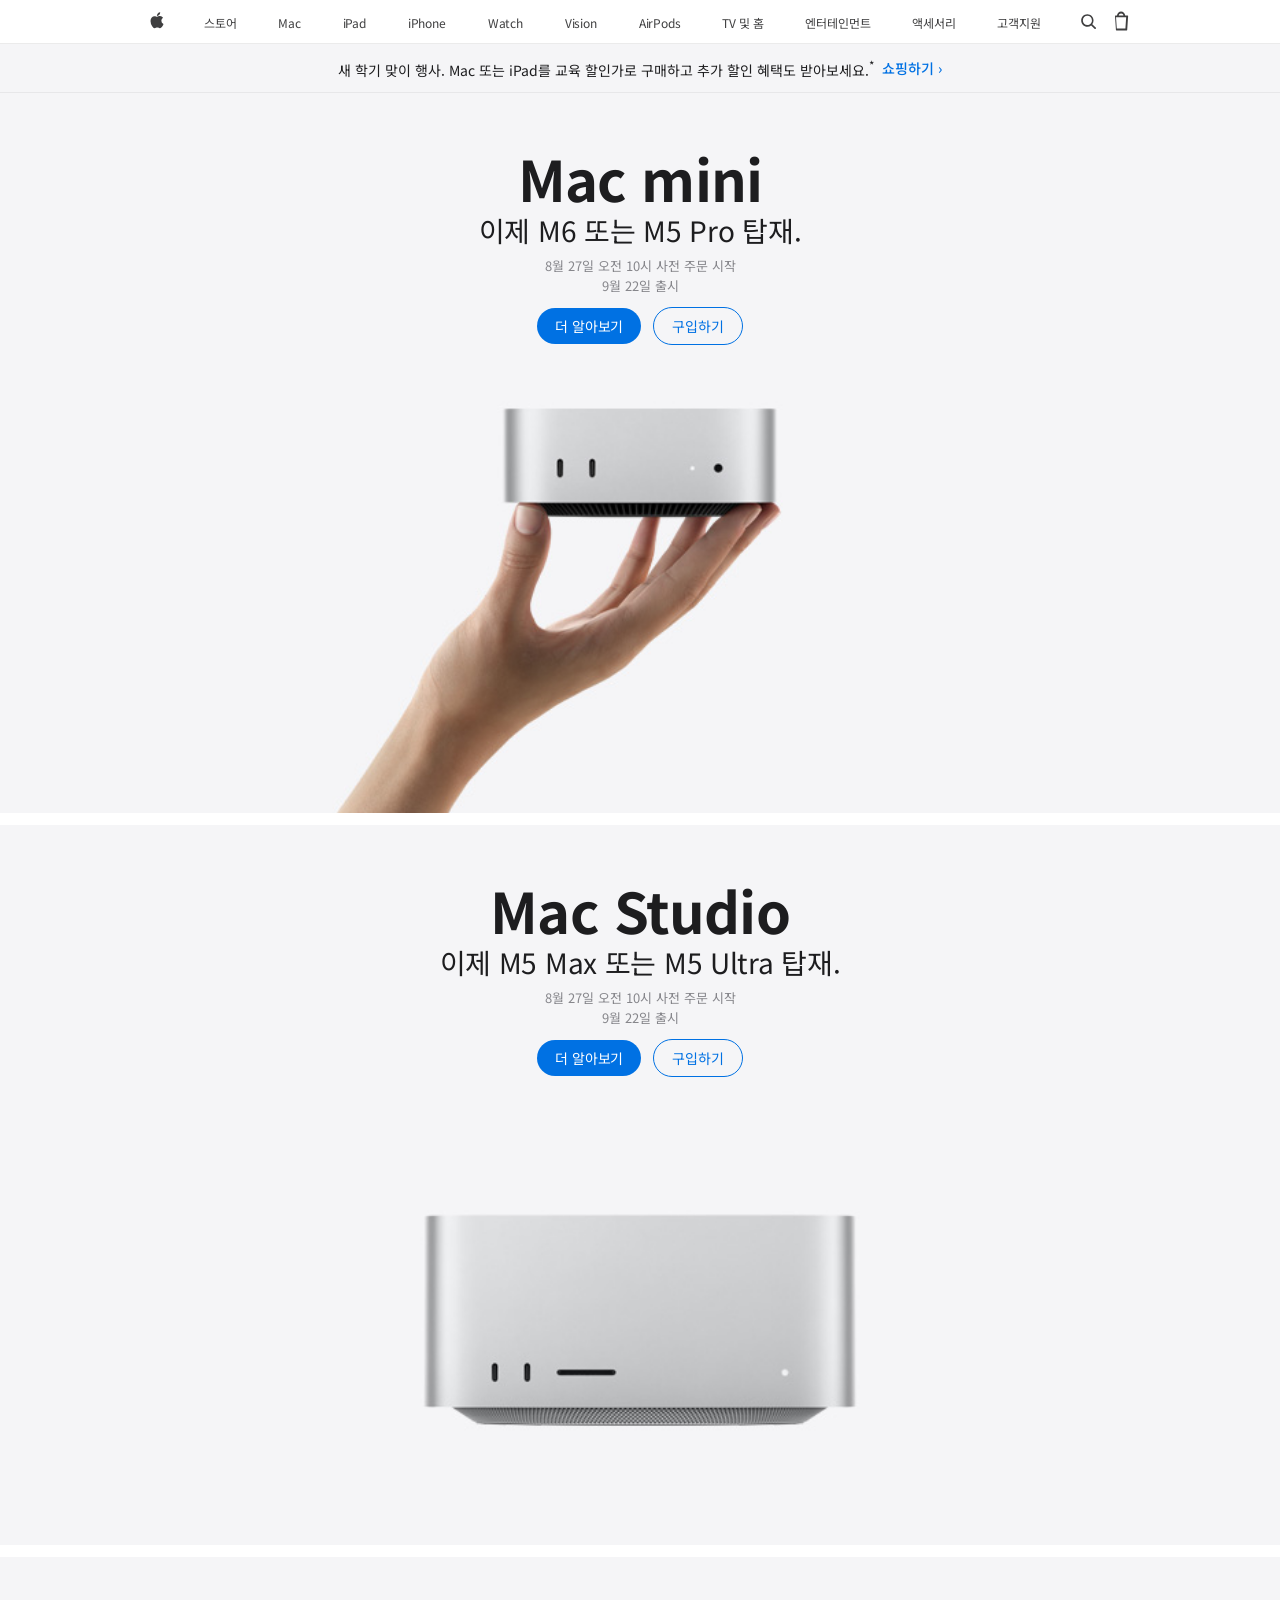
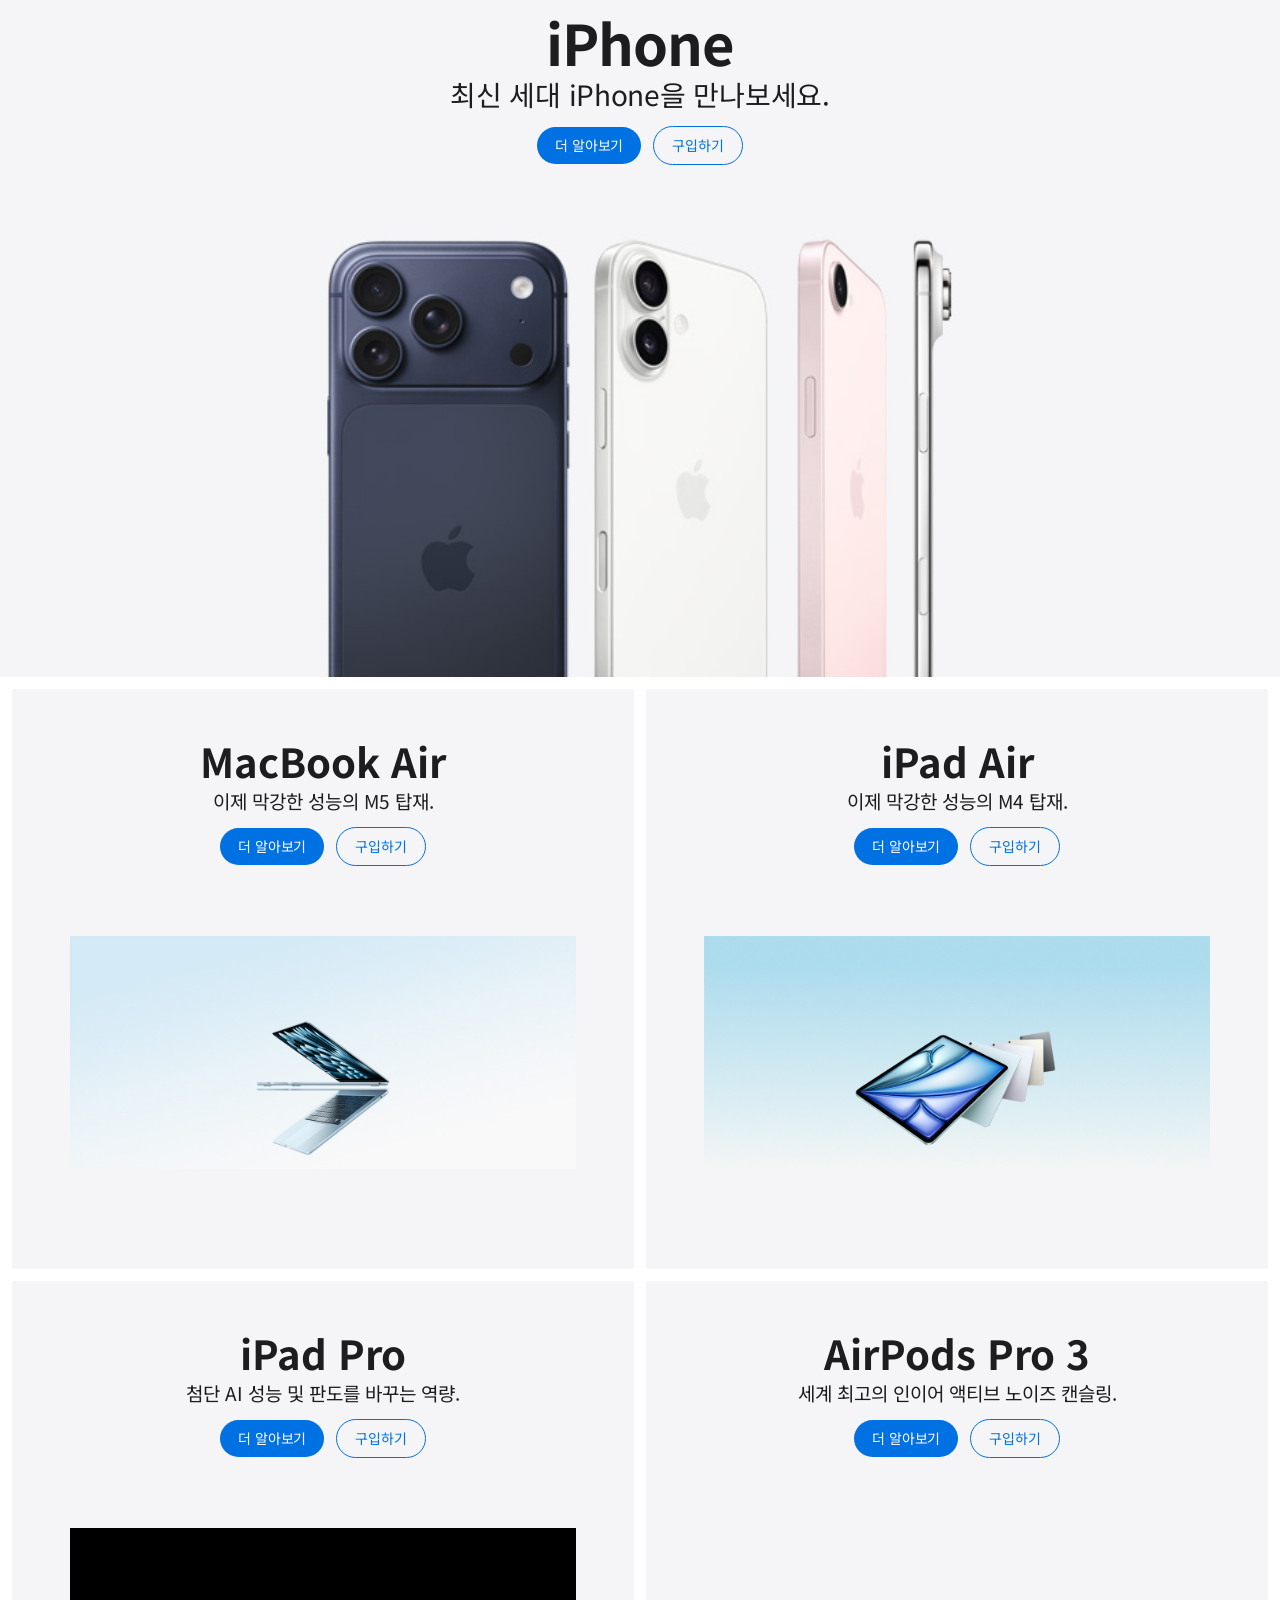
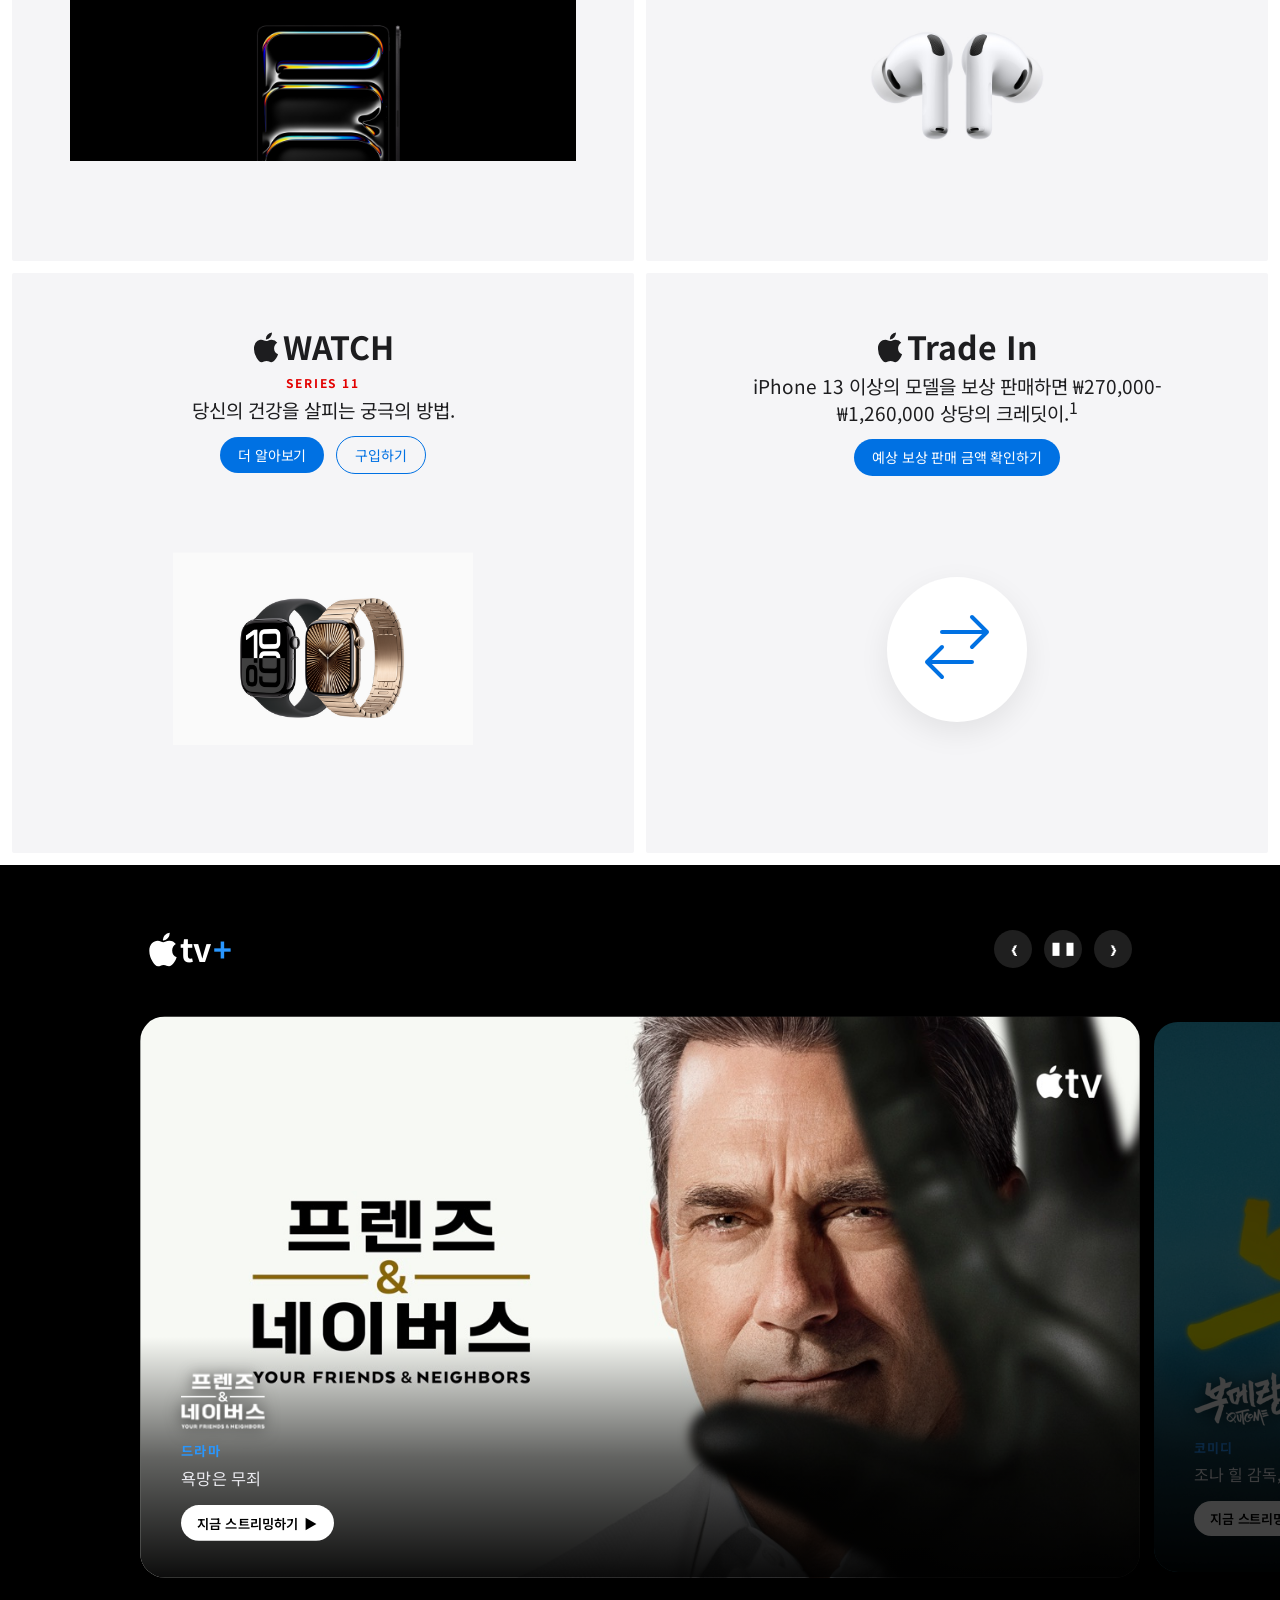
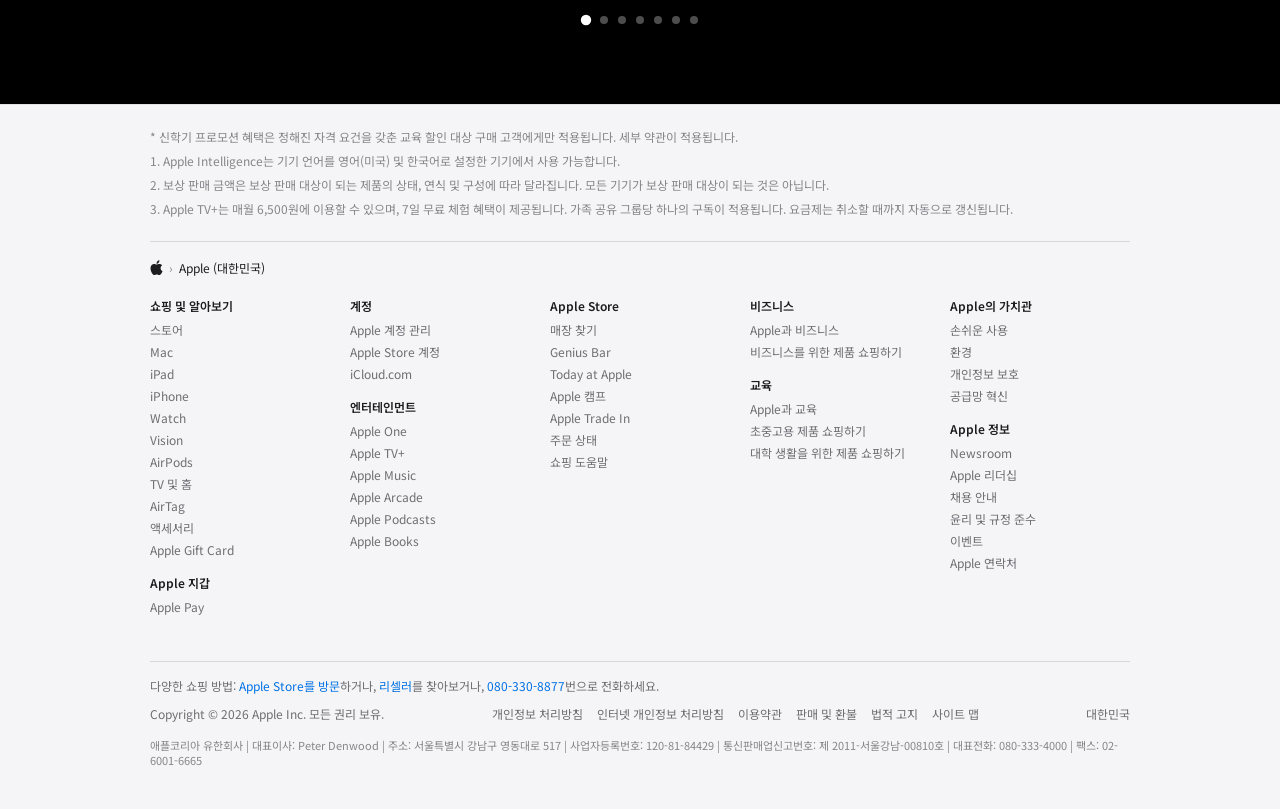
<file: index.html>
<!DOCTYPE html>
<html lang="ko">
<head>
    <meta charset="UTF-8">
    <meta name="viewport" content="width=device-width, initial-scale=1.0, viewport-fit=cover">
    <title>Apple (대한민국)</title>
    <meta name="description" content="Apple이 제시하는 혁신적인 세상을 만나고, iPhone, iPad, Apple Watch, Mac, Apple TV 등을 구입하는 것은 물론, 액세서리, 엔터테인먼트, 전문가 기기 지원에 대해서도 살펴볼 수 있습니다.">
    
    <!-- Open Graph -->
    <meta property="og:title" content="Apple (대한민국)">
    <meta property="og:description" content="Apple이 제시하는 혁신적인 세상을 만나보세요.">
    <meta property="og:type" content="website">
    <meta property="og:locale" content="ko_KR">
    
    <!-- Google Fonts & System Font Stack -->
    <link rel="preconnect" href="https://fonts.googleapis.com">
    <link rel="preconnect" href="https://fonts.gstatic.com" crossorigin>
    <link href="https://fonts.googleapis.com/css2?family=Noto+Sans+KR:wght@300;400;500;600;700;800;900&display=swap" rel="stylesheet">
    
    <!-- Style Sheet -->
    <link rel="stylesheet" href="css/style.css">
    
    <!-- Favicon -->
    <link rel="icon" type="image/x-icon" href="favicon.ico">
    <link rel="shortcut icon" href="favicon.ico">
    <link rel="apple-touch-icon" href="favicon.ico">
</head>
<body class="apple-homepage">
    <!-- 글로벌 내비게이션 바 -->
    <header class="globalnav-header" id="globalnav">
        <nav class="globalnav" aria-label="글로벌 내비게이션">
            <div class="globalnav-content">
                <!-- Apple 로고 -->
                <a href="#hero-1" class="globalnav-logo" aria-label="Apple 대한민국">
                    <svg viewBox="0 0 14 44" width="14" height="44" fill="currentColor">
                        <path d="m13.0729 17.6825a3.61 3.61 0 0 0 -1.7248 3.0365 3.5132 3.5132 0 0 0 2.1379 3.2223 8.394 8.394 0 0 1 -1.0948 2.2618c-.6816.9812-1.3943 1.9623-2.4787 1.9623s-1.3633-.63-2.613-.63c-1.2187 0-1.6525.6507-2.644.6507s-1.6834-.9089-2.4787-2.0243a9.7842 9.7842 0 0 1 -1.6628-5.2776c0-3.0984 2.014-4.7405 3.9969-4.7405 1.0535 0 1.9314.6919 2.5924.6919.63 0 1.6112-.7333 2.8092-.7333a3.7579 3.7579 0 0 1 3.1604 1.5802zm-3.7284-2.8918a3.5615 3.5615 0 0 0 .8469-2.22 1.5353 1.5353 0 0 0 -.031-.32 3.5686 3.5686 0 0 0 -2.3445 1.2084 3.4629 3.4629 0 0 0 -.8779 2.1585 1.419 1.419 0 0 0 .031.2892 1.19 1.19 0 0 0 .2169.0207 3.0935 3.0935 0 0 0 2.1586-1.1368z"></path>
                    </svg>
                </a>

                <!-- 메뉴 목록 -->
                <ul class="globalnav-list" id="nav-list">
                    <li class="globalnav-item"><a href="#store" class="globalnav-link">스토어</a></li>
                    <li class="globalnav-item"><a href="#mac" class="globalnav-link">Mac</a></li>
                    <li class="globalnav-item"><a href="#ipad" class="globalnav-link">iPad</a></li>
                    <li class="globalnav-item"><a href="#iphone" class="globalnav-link">iPhone</a></li>
                    <li class="globalnav-item"><a href="#watch" class="globalnav-link">Watch</a></li>
                    <li class="globalnav-item"><a href="#vision" class="globalnav-link">Vision</a></li>
                    <li class="globalnav-item"><a href="#airpods" class="globalnav-link">AirPods</a></li>
                    <li class="globalnav-item"><a href="#tv-home" class="globalnav-link">TV 및 홈</a></li>
                    <li class="globalnav-item"><a href="#entertainment" class="globalnav-link">엔터테인먼트</a></li>
                    <li class="globalnav-item"><a href="#accessories" class="globalnav-link">액세서리</a></li>
                    <li class="globalnav-item"><a href="#support" class="globalnav-link">고객지원</a></li>
                </ul>

                <!-- 우측 툴 (검색, 장바구니, 모바일 토글) -->
                <div class="globalnav-tools">
                    <button class="globalnav-btn search-btn" id="search-toggle" aria-label="검색 열기">
                        <svg viewBox="0 0 18 18" width="16" height="44" fill="currentColor">
                            <path d="M16.5 15.3l-3.8-3.8c.9-1.2 1.4-2.6 1.4-4.2C14.1 3.3 11 0.2 7.1 0.2S0.2 3.3 0.2 7.2c0 3.9 3.1 7.1 7 7.1 1.6 0 3-.5 4.2-1.4l3.8 3.8c.2.2.4.3.7.3s.5-.1.7-.3c.4-.4.4-1 0-1.4zM2.1 7.2c0-2.8 2.3-5.1 5.1-5.1s5.1 2.3 5.1 5.1-2.3 5.1-5.1 5.1-5.1-2.3-5.1-5.1z"/>
                        </svg>
                    </button>
                    <button class="globalnav-btn bag-btn" id="bag-toggle" aria-label="장바구니 보기">
                        <svg viewBox="0 0 16 44" width="15" height="44" fill="currentColor">
                            <path d="M12.5 15h-1.6c-.2-2.3-2.1-4.2-4.4-4.2-2.3 0-4.2 1.9-4.4 4.2H.5C.2 15 0 15.2 0 15.5l1 15c0 .3.3.5.5.5h11c.3 0 .5-.2.5-.5l1-15c0-.3-.2-.5-.5-.5zM6.5 12.8c1.3 0 2.4 1 2.5 2.2H4c.1-1.2 1.2-2.2 2.5-2.2zm4.6 16.2H1.9L1.1 17h10.8l-.8 12z"/>
                        </svg>
                    </button>
                    <button class="globalnav-menu-toggle" id="mobile-menu-btn" aria-label="메뉴 열기/닫기">
                        <span class="bar top"></span>
                        <span class="bar bottom"></span>
                    </button>
                </div>
            </div>

            <!-- 검색 오버레이 -->
            <div class="search-overlay" id="search-overlay">
                <div class="search-inner">
                    <div class="search-input-wrapper">
                        <svg viewBox="0 0 18 18" width="18" height="18" fill="currentColor">
                            <path d="M16.5 15.3l-3.8-3.8c.9-1.2 1.4-2.6 1.4-4.2C14.1 3.3 11 0.2 7.1 0.2S0.2 3.3 0.2 7.2c0 3.9 3.1 7.1 7 7.1 1.6 0 3-.5 4.2-1.4l3.8 3.8c.2.2.4.3.7.3s.5-.1.7-.3c.4-.4.4-1 0-1.4zM2.1 7.2c0-2.8 2.3-5.1 5.1-5.1s5.1 2.3 5.1 5.1-2.3 5.1-5.1 5.1-5.1-2.3-5.1-5.1z"/>
                        </svg>
                        <input type="text" placeholder="apple.com/kr 검색" id="search-input" autocomplete="off">
                        <button class="search-close-btn" id="search-close">✕</button>
                    </div>
                    <div class="quick-links">
                        <h4>빠른 링크</h4>
                        <ul>
                            <li><a href="#store">Apple Store 매장 찾기</a></li>
                            <li><a href="#accessories">액세서리 쇼핑하기</a></li>
                            <li><a href="#airpods">AirPods 비교하기</a></li>
                            <li><a href="#tradein">Apple Trade In</a></li>
                        </ul>
                    </div>
                </div>
            </div>
        </nav>
    </header>

    <!-- 상단 프로모션 리본 배너 -->
    <div class="ribbon-banner">
        <div class="ribbon-content">
            <span>새 학기 맞이 행사. Mac 또는 iPad를 교육 할인가로 구매하고 추가 할인 혜택도 받아보세요.<sup>*</sup></span>
            <a href="#education" class="ribbon-link">쇼핑하기 <span class="arrow">›</span></a>
        </div>
    </div>

    <!-- 메인 컨텐츠 영역 (JSON 데이터 기반 동적 렌더링) -->
    <main id="main-content">
        <!-- 1. 히어로 섹션 동적 렌더링 컨테이너 -->
        <div id="heroes-container"></div>

        <!-- 2. 프로모션 타일 2열 Bento Grid 동적 렌더링 컨테이너 -->
        <section class="bento-grid-section">
            <div class="bento-grid" id="bento-grid-container"></div>
        </section>

        <!-- 3. Apple TV+ 스트리밍 슬라이더 쇼케이스 -->
        <section class="tv-plus-section" id="tv-plus">
            <div class="tv-plus-header">
                <div class="tv-plus-logo">
                    <svg class="apple-logo-svg" viewBox="0 11 14 18" fill="currentColor" aria-hidden="true"><path d="m13.0729 17.6825a3.61 3.61 0 0 0 -1.7248 3.0365 3.5132 3.5132 0 0 0 2.1379 3.2223 8.394 8.394 0 0 1 -1.0948 2.2618c-.6816.9812-1.3943 1.9623-2.4787 1.9623s-1.3633-.63-2.613-.63c-1.2187 0-1.6525.6507-2.644.6507s-1.6834-.9089-2.4787-2.0243a9.7842 9.7842 0 0 1 -1.6628-5.2776c0-3.0984 2.014-4.7405 3.9969-4.7405 1.0535 0 1.9314.6919 2.5924.6919.63 0 1.6112-.7333 2.8092-.7333a3.7579 3.7579 0 0 1 3.1604 1.5802zm-3.7284-2.8918a3.5615 3.5615 0 0 0 .8469-2.22 1.5353 1.5353 0 0 0 -.031-.32 3.5686 3.5686 0 0 0 -2.3445 1.2084 3.4629 3.4629 0 0 0 -.8779 2.1585 1.419 1.419 0 0 0 .031.2892 1.19 1.19 0 0 0 .2169.0207 3.0935 3.0935 0 0 0 2.1586-1.1368z"></path></svg>tv<span class="plus-sign">+</span>
                </div>
                <div class="tv-slider-controls">
                    <button class="slider-arrow prev" id="slider-prev" aria-label="이전 쇼 보기">❮</button>
                    <button class="slider-play-toggle" id="slider-pause-play" aria-label="자동 재생 정지/시작">❚❚</button>
                    <button class="slider-arrow next" id="slider-next" aria-label="다음 쇼 보기">❯</button>
                </div>
            </div>

            <div class="tv-slider-container">
                <div class="tv-slider-track" id="tv-slider-track">
                    <!-- JavaScript로 동적 렌더링 -->
                </div>
            </div>

            <!-- 슬라이더 인디케이터 닷 -->
            <div class="slider-dots" id="slider-dots">
                <!-- JavaScript로 동적 렌더링 -->
            </div>
        </section>
    </main>

    <!-- 글로벌 푸터 -->
    <footer class="global-footer" id="apple-footer">
        <div class="footer-content">
            <!-- 각주 및 면책 섹션 -->
            <section class="footer-footnotes">
                <ul>
                    <li>* 신학기 프로모션 혜택은 정해진 자격 요건을 갖춘 교육 할인 대상 구매 고객에게만 적용됩니다. 세부 약관이 적용됩니다.</li>
                    <li>1. Apple Intelligence는 기기 언어를 영어(미국) 및 한국어로 설정한 기기에서 사용 가능합니다.</li>
                    <li>2. 보상 판매 금액은 보상 판매 대상이 되는 제품의 상태, 연식 및 구성에 따라 달라집니다. 모든 기기가 보상 판매 대상이 되는 것은 아닙니다.</li>
                    <li>3. Apple TV+는 매월 6,500원에 이용할 수 있으며, 7일 무료 체험 혜택이 제공됩니다. 가족 공유 그룹당 하나의 구독이 적용됩니다. 요금제는 취소할 때까지 자동으로 갱신됩니다.</li>
                </ul>
            </section>

            <!-- 브레드크럼 -->
            <div class="footer-breadcrumbs">
                <a href="#" class="home-icon" aria-label="Apple 홈">
                    <svg class="apple-logo-svg" viewBox="0 11 14 18" fill="currentColor" aria-hidden="true"><path d="m13.0729 17.6825a3.61 3.61 0 0 0 -1.7248 3.0365 3.5132 3.5132 0 0 0 2.1379 3.2223 8.394 8.394 0 0 1 -1.0948 2.2618c-.6816.9812-1.3943 1.9623-2.4787 1.9623s-1.3633-.63-2.613-.63c-1.2187 0-1.6525.6507-2.644.6507s-1.6834-.9089-2.4787-2.0243a9.7842 9.7842 0 0 1 -1.6628-5.2776c0-3.0984 2.014-4.7405 3.9969-4.7405 1.0535 0 1.9314.6919 2.5924.6919.63 0 1.6112-.7333 2.8092-.7333a3.7579 3.7579 0 0 1 3.1604 1.5802zm-3.7284-2.8918a3.5615 3.5615 0 0 0 .8469-2.22 1.5353 1.5353 0 0 0 -.031-.32 3.5686 3.5686 0 0 0 -2.3445 1.2084 3.4629 3.4629 0 0 0 -.8779 2.1585 1.419 1.419 0 0 0 .031.2892 1.19 1.19 0 0 0 .2169.0207 3.0935 3.0935 0 0 0 2.1586-1.1368z"></path></svg>
                </a>
                <span class="separator">›</span>
                <span class="current">Apple (대한민국)</span>
            </div>

            <!-- 디렉터리 링크 (반응형 아코디언) -->
            <nav class="footer-directory" aria-label="Apple 디렉터리">
                <div class="directory-column">
                    <div class="directory-section">
                        <button class="directory-title" aria-expanded="false">
                            <span>쇼핑 및 알아보기</span>
                            <span class="accordion-icon">+</span>
                        </button>
                        <ul class="directory-list">
                            <li><a href="#store">스토어</a></li>
                            <li><a href="#mac">Mac</a></li>
                            <li><a href="#ipad">iPad</a></li>
                            <li><a href="#iphone">iPhone</a></li>
                            <li><a href="#watch">Watch</a></li>
                            <li><a href="#vision">Vision</a></li>
                            <li><a href="#airpods">AirPods</a></li>
                            <li><a href="#tv-home">TV 및 홈</a></li>
                            <li><a href="#airtag">AirTag</a></li>
                            <li><a href="#accessories">액세서리</a></li>
                            <li><a href="#gift-cards">Apple Gift Card</a></li>
                        </ul>
                    </div>
                    <div class="directory-section">
                        <button class="directory-title" aria-expanded="false">
                            <span>Apple 지갑</span>
                            <span class="accordion-icon">+</span>
                        </button>
                        <ul class="directory-list">
                            <li><a href="#apple-pay">Apple Pay</a></li>
                        </ul>
                    </div>
                </div>

                <div class="directory-column">
                    <div class="directory-section">
                        <button class="directory-title" aria-expanded="false">
                            <span>계정</span>
                            <span class="accordion-icon">+</span>
                        </button>
                        <ul class="directory-list">
                            <li><a href="#account">Apple 계정 관리</a></li>
                            <li><a href="#store-account">Apple Store 계정</a></li>
                            <li><a href="#icloud">iCloud.com</a></li>
                        </ul>
                    </div>
                    <div class="directory-section">
                        <button class="directory-title" aria-expanded="false">
                            <span>엔터테인먼트</span>
                            <span class="accordion-icon">+</span>
                        </button>
                        <ul class="directory-list">
                            <li><a href="#apple-one">Apple One</a></li>
                            <li><a href="#tv-plus">Apple TV+</a></li>
                            <li><a href="#apple-music">Apple Music</a></li>
                            <li><a href="#apple-arcade">Apple Arcade</a></li>
                            <li><a href="#apple-podcasts">Apple Podcasts</a></li>
                            <li><a href="#apple-books">Apple Books</a></li>
                        </ul>
                    </div>
                </div>

                <div class="directory-column">
                    <div class="directory-section">
                        <button class="directory-title" aria-expanded="false">
                            <span>Apple Store</span>
                            <span class="accordion-icon">+</span>
                        </button>
                        <ul class="directory-list">
                            <li><a href="#find-store">매장 찾기</a></li>
                            <li><a href="#genius-bar">Genius Bar</a></li>
                            <li><a href="#today-at-apple">Today at Apple</a></li>
                            <li><a href="#camp">Apple 캠프</a></li>
                            <li><a href="#tradein">Apple Trade In</a></li>
                            <li><a href="#order-status">주문 상태</a></li>
                            <li><a href="#shopping-help">쇼핑 도움말</a></li>
                        </ul>
                    </div>
                </div>

                <div class="directory-column">
                    <div class="directory-section">
                        <button class="directory-title" aria-expanded="false">
                            <span>비즈니스</span>
                            <span class="accordion-icon">+</span>
                        </button>
                        <ul class="directory-list">
                            <li><a href="#business">Apple과 비즈니스</a></li>
                            <li><a href="#shop-business">비즈니스를 위한 제품 쇼핑하기</a></li>
                        </ul>
                    </div>
                    <div class="directory-section">
                        <button class="directory-title" aria-expanded="false">
                            <span>교육</span>
                            <span class="accordion-icon">+</span>
                        </button>
                        <ul class="directory-list">
                            <li><a href="#education">Apple과 교육</a></li>
                            <li><a href="#shop-education">초중고용 제품 쇼핑하기</a></li>
                            <li><a href="#shop-college">대학 생활을 위한 제품 쇼핑하기</a></li>
                        </ul>
                    </div>
                </div>

                <div class="directory-column">
                    <div class="directory-section">
                        <button class="directory-title" aria-expanded="false">
                            <span>Apple의 가치관</span>
                            <span class="accordion-icon">+</span>
                        </button>
                        <ul class="directory-list">
                            <li><a href="#accessibility">손쉬운 사용</a></li>
                            <li><a href="#environment">환경</a></li>
                            <li><a href="#privacy">개인정보 보호</a></li>
                            <li><a href="#diversity">공급망 혁신</a></li>
                        </ul>
                    </div>
                    <div class="directory-section">
                        <button class="directory-title" aria-expanded="false">
                            <span>Apple 정보</span>
                            <span class="accordion-icon">+</span>
                        </button>
                        <ul class="directory-list">
                            <li><a href="#newsroom">Newsroom</a></li>
                            <li><a href="#leadership">Apple 리더십</a></li>
                            <li><a href="#career">채용 안내</a></li>
                            <li><a href="#investors">윤리 및 규정 준수</a></li>
                            <li><a href="#events">이벤트</a></li>
                            <li><a href="#contact">Apple 연락처</a></li>
                        </ul>
                    </div>
                </div>
            </nav>

            <!-- 푸터 베이스 (연락처, 저작권 및 약관) -->
            <section class="footer-bottom">
                <div class="footer-shop-info">
                    다양한 쇼핑 방법: <a href="#find-store">Apple Store를 방문</a>하거나, <a href="#resellers">리셀러</a>를 찾아보거나, <a href="tel:080-330-8877">080-330-8877</a>번으로 전화하세요.
                </div>
                
                <div class="footer-legal">
                    <div class="footer-legal-copyright">
                        Copyright © 2026 Apple Inc. 모든 권리 보유.
                    </div>
                    <ul class="footer-legal-links">
                        <li><a href="#privacy-policy">개인정보 처리방침</a></li>
                        <li><a href="#internet-privacy">인터넷 개인정보 처리방침</a></li>
                        <li><a href="#terms">이용약관</a></li>
                        <li><a href="#sales-policy">판매 및 환불</a></li>
                        <li><a href="#legal">법적 고지</a></li>
                        <li><a href="#sitemap">사이트 맵</a></li>
                    </ul>
                    <div class="footer-locale">
                        <a href="#locale">대한민국</a>
                    </div>
                </div>

                <div class="footer-business-info">
                    <p>애플코리아 유한회사 | 대표이사: Peter Denwood | 주소: 서울특별시 강남구 영동대로 517 | 사업자등록번호: 120-81-84429 | 통신판매업신고번호: 제 2011-서울강남-00810호 | 대표전화: 080-333-4000 | 팩스: 02-6001-6665</p>
                </div>
            </section>
        </div>
    </footer>

    <!-- 자바스크립트 연결 -->
    <script src="js/main.js"></script>
</body>
</html>
</file>
<file: css/style.css>
/* ==========================================================================
   Apple Korea (apple.com/kr) Pixel-Perfect Design System
   - Typography: Apple SF Pro Display, SF Pro Text, Noto Sans KR
   - High-Res Visual Layout & Animations
   ========================================================================== */

:root {
    --font-primary: -apple-system, BlinkMacSystemFont, "SF Pro Text", "SF Pro Icons", "Apple SD Gothic Neo", "Noto Sans KR", "Helvetica Neue", Helvetica, Arial, sans-serif;
    --font-display: -apple-system, BlinkMacSystemFont, "SF Pro Display", "SF Pro Icons", "Apple SD Gothic Neo", "Noto Sans KR", "Helvetica Neue", Helvetica, Arial, sans-serif;
    
    /* Global Colors */
    --color-bg-dark: #000000;
    --color-bg-light: #f5f5f7;
    --color-bg-white: #ffffff;
    --color-text-dark: #1d1d1f;
    --color-text-light: #f5f5f7;
    --color-text-muted: #86868b;
    --color-text-sub: #6e6e73;
    
    /* Apple Blue & Accents */
    --color-link-blue: #0071e3;
    --color-link-blue-hover: #0077ed;
    --color-link-dark-theme: #2997ff;
    
    /* Glassmorphism Header - Light (Apple.com/kr 스타일) */
    --nav-bg: rgba(255, 255, 255, 0.85);
    --nav-border: rgba(0, 0, 0, 0.08);
    
    /* Spacing & Sizing */
    --nav-height: 44px;
    --section-gap: 12px;
}

/* Reset & Base Setup */
*, *::before, *::after {
    box-sizing: border-box;
    margin: 0;
    padding: 0;
}

html {
    font-size: 16px;
    scroll-behavior: smooth;
    -webkit-font-smoothing: antialiased;
    -moz-osx-font-smoothing: grayscale;
}

body.apple-homepage {
    font-family: var(--font-primary);
    background-color: var(--color-bg-white);
    color: var(--color-text-dark);
    line-height: 1.47059;
    overflow-x: hidden;
}

a {
    color: inherit;
    text-decoration: none;
}

ul {
    list-style: none;
}

button {
    font-family: inherit;
    border: none;
    background: transparent;
    cursor: pointer;
}

/* ==========================================================================
   글로벌 내비게이션 바 (Global Nav)
   ========================================================================== */
.globalnav-header {
    position: sticky;
    top: 0;
    left: 0;
    width: 100%;
    height: var(--nav-height);
    background-color: var(--nav-bg);
    backdrop-filter: saturate(180%) blur(20px);
    -webkit-backdrop-filter: saturate(180%) blur(20px);
    z-index: 9999;
    border-bottom: 1px solid var(--nav-border);
}

.globalnav {
    max-width: 1024px;
    height: 100%;
    margin: 0 auto;
    padding: 0 22px;
}

.globalnav-content {
    display: flex;
    align-items: center;
    justify-content: space-between;
    height: 100%;
}

.globalnav-logo {
    display: flex;
    align-items: center;
    /* Apple 공식과 동일한 다크 아이콘 색상 */
    color: rgba(29, 29, 31, 0.85);
    transition: color 0.25s ease, transform 0.2s ease;
}

.globalnav-logo:hover {
    color: #000000;
    transform: scale(1.05);
}

.globalnav-list {
    display: flex;
    align-items: center;
    justify-content: space-between;
    flex: 1;
    margin: 0 32px;
}

.globalnav-link {
    font-size: 12px;
    font-weight: 400;
    /* Apple 공식과 동일한 다크 텍스트 색상 */
    color: rgba(29, 29, 31, 0.85);
    letter-spacing: -0.01em;
    padding: 0 8px;
    transition: color 0.25s ease;
    white-space: nowrap;
}

.globalnav-link:hover {
    color: #000000;
}

.globalnav-tools {
    display: flex;
    align-items: center;
    gap: 18px;
}

.globalnav-btn {
    display: flex;
    align-items: center;
    /* 라이트 테마 아이콘 색상 */
    color: rgba(29, 29, 31, 0.85);
    transition: color 0.25s ease, transform 0.2s ease;
}

.globalnav-btn:hover {
    color: #000000;
    transform: scale(1.1);
}

.globalnav-menu-toggle {
    display: none;
    flex-direction: column;
    justify-content: center;
    gap: 6px;
    width: 20px;
    height: 44px;
}

.globalnav-menu-toggle .bar {
    width: 100%;
    height: 1.5px;
    /* 라이트 테마 햄버거 아이콘 */
    background-color: rgba(29, 29, 31, 0.85);
    transition: transform 0.3s cubic-bezier(0.4, 0, 0.2, 1);
}

/* 검색 오버레이 - 라이트 테마 (Apple.com/kr 스타일) */
.search-overlay {
    position: absolute;
    top: var(--nav-height);
    left: 0;
    width: 100%;
    background-color: rgba(255, 255, 255, 0.97);
    backdrop-filter: blur(25px);
    border-bottom: 1px solid rgba(0, 0, 0, 0.1);
    transform: translateY(-100%);
    opacity: 0;
    pointer-events: none;
    transition: transform 0.35s cubic-bezier(0.4, 0, 0.2, 1), opacity 0.3s ease;
}

.search-overlay.active {
    transform: translateY(0);
    opacity: 1;
    pointer-events: auto;
}

.search-inner {
    max-width: 680px;
    margin: 0 auto;
    padding: 30px 20px 40px;
}

.search-input-wrapper {
    display: flex;
    align-items: center;
    gap: 12px;
    /* 라이트 테마 구분선 */
    border-bottom: 1px solid rgba(0, 0, 0, 0.15);
    padding-bottom: 12px;
    color: #86868b;
}

.search-input-wrapper input {
    flex: 1;
    background: transparent;
    border: none;
    outline: none;
    font-size: 22px;
    /* 라이트 테마 입력 텍스트 */
    color: #1d1d1f;
    font-family: inherit;
}

.search-input-wrapper input::placeholder {
    color: #86868b;
}

.search-close-btn {
    font-size: 16px;
    color: #86868b;
    padding: 4px;
    transition: color 0.2s;
}

.search-close-btn:hover {
    color: #1d1d1f;
}

.quick-links {
    margin-top: 24px;
}

.quick-links h4 {
    font-size: 12px;
    color: #86868b;
    font-weight: 500;
    margin-bottom: 14px;
    letter-spacing: 0.04em;
    text-transform: uppercase;
}

.quick-links ul li {
    margin-bottom: 10px;
}

.quick-links ul li a {
    /* 라이트 테마 링크 색상 */
    color: rgba(29, 29, 31, 0.85);
    font-size: 14px;
    display: inline-block;
    transition: color 0.2s, transform 0.2s;
}

.quick-links ul li a:hover {
    color: var(--color-link-blue);
    transform: translateX(4px);
}

/* ==========================================================================
   상단 프로모션 리본 배너 (Ribbon Banner)
   ========================================================================== */
.ribbon-banner {
    background-color: var(--color-bg-light);
    border-bottom: 1px solid rgba(0, 0, 0, 0.06);
    padding: 12px 20px;
    text-align: center;
    font-size: 14px;
    color: var(--color-text-dark);
}

.ribbon-content {
    max-width: 1024px;
    margin: 0 auto;
    display: flex;
    align-items: center;
    justify-content: center;
    flex-wrap: wrap;
    gap: 8px;
}

.ribbon-link {
    color: var(--color-link-blue);
    font-weight: 500;
    transition: opacity 0.2s;
}

.ribbon-link:hover {
    text-decoration: underline;
}

/* ==========================================================================
   공통 버튼 & 타이포그래피 스타일
   ========================================================================== */
.btn {
    display: inline-flex;
    align-items: center;
    justify-content: center;
    font-size: 14px;
    font-weight: 400;
    padding: 8px 18px;
    border-radius: 980px;
    letter-spacing: -0.01em;
    transition: all 0.2s cubic-bezier(0.4, 0, 0.2, 1);
    white-space: nowrap;
}

.btn-primary {
    background-color: var(--color-link-blue);
    color: #ffffff;
}

.btn-primary:hover {
    background-color: var(--color-link-blue-hover);
    transform: scale(1.02);
}

.btn-secondary {
    background-color: transparent;
    color: var(--color-link-blue);
    border: 1px solid var(--color-link-blue);
}

.dark-theme .btn-secondary {
    color: var(--color-link-dark-theme);
    border-color: var(--color-link-dark-theme);
}

.btn-secondary:hover {
    background-color: var(--color-link-blue);
    color: #ffffff;
    transform: scale(1.02);
}

.dark-theme .btn-secondary:hover {
    background-color: var(--color-link-dark-theme);
    color: #000000;
}

.apple-icon {
    font-family: var(--font-display);
    font-weight: 400;
    margin-right: 2px;
}

/* ==========================================================================
   히어로 섹션 (Hero Sections)
   ========================================================================== */
.hero-section {
    position: relative;
    width: 100%;
    height: 720px;
    display: flex;
    flex-direction: column;
    align-items: center;
    justify-content: flex-start;
    padding: 55px 20px 0;
    text-align: center;
    overflow: hidden;
    margin-bottom: var(--section-gap);
}

.hero-section.dark-theme {
    background-color: #000000;
    color: var(--color-text-light);
}

.hero-section.light-theme {
    background-color: var(--color-bg-light);
    color: var(--color-text-dark);
}

.hero-content {
    position: relative;
    z-index: 2;
    max-width: 800px;
    margin: 0 auto;
}

.hero-headline {
    font-family: var(--font-display);
    font-size: 56px;
    font-weight: 700;
    letter-spacing: -0.015em;
    line-height: 1.07143;
    margin-bottom: 6px;
}

.hero-subhead {
    font-size: 28px;
    font-weight: 400;
    letter-spacing: -0.01em;
    line-height: 1.15;
    margin-bottom: 10px;
}

.hero-section.dark-theme .hero-subhead {
    color: #e8e8ed;
}

.hero-section.light-theme .hero-subhead {
    color: #1d1d1f;
}

.hero-cta-group {
    display: flex;
    align-items: center;
    justify-content: center;
    gap: 12px;
    margin-top: 8px;
}

.hero-image-box {
    position: absolute;
    bottom: 0;
    left: 0;
    width: 100%;
    height: 100%;
    display: flex;
    align-items: flex-end;
    justify-content: center;
    overflow: hidden;
    pointer-events: none;
}

.hero-img {
    position: absolute;
    bottom: 0;
    left: 50%;
    transform: translateX(-50%) scale(1.42);
    transform-origin: bottom center;
    height: 560px;
    width: auto;
    max-width: none;
    object-fit: contain;
    object-position: bottom center;
    transition: transform 0.4s cubic-bezier(0.25, 1, 0.5, 1);
}

.hero-section:hover .hero-img {
    transform: translateX(-50%) scale(1.45);
}

.hero-caption {
    font-size: 13px;
    color: var(--color-text-muted);
    z-index: 2;
}

/* ==========================================================================
   2열 Bento 프로모션 그리드 (Bento Grid Section)
   ========================================================================== */
.bento-grid-section {
    max-width: 100%;
    padding: 0 12px;
    margin-bottom: var(--section-gap);
}

.bento-grid {
    display: grid;
    grid-template-columns: repeat(2, 1fr);
    gap: var(--section-gap);
}

.bento-tile {
    position: relative;
    height: 580px;
    display: flex;
    flex-direction: column;
    align-items: center;
    justify-content: space-between;
    padding: 50px 30px 30px;
    text-align: center;
    overflow: hidden;
    border-radius: 2px;
    transition: transform 0.3s ease;
}

.bento-tile:hover {
    transform: scale(1.005);
}

.bento-tile.dark-theme {
    background-color: #000000;
    color: var(--color-text-light);
}

.bento-tile.light-theme {
    background-color: var(--color-bg-light);
    color: var(--color-text-dark);
}

.tile-content {
    z-index: 3;
}

.logo-inline {
    font-family: var(--font-display);
    font-size: 32px;
    font-weight: 700;
    display: flex;
    align-items: center;
    justify-content: center;
    margin-bottom: 4px;
}

.apple-logo-svg {
    display: inline-block;
    vertical-align: -0.1em;
    width: 0.85em;
    height: 1.1em;
    fill: currentColor;
}

.logo-inline .apple-logo-svg {
    width: 26px;
    height: 34px;
    margin-right: 4px;
    vertical-align: middle;
}

.tv-plus-logo .apple-logo-svg {
    width: 30px;
    height: 38px;
    margin-right: 2px;
    vertical-align: middle;
}

.home-icon .apple-logo-svg {
    width: 13px;
    height: 17px;
    vertical-align: -3px;
}

.tile-series {
    font-size: 12px;
    font-weight: 700;
    letter-spacing: 0.15em;
    color: #e30000;
    margin-bottom: 6px;
    text-transform: uppercase;
}

.tile-headline {
    font-family: var(--font-display);
    font-size: 40px;
    font-weight: 700;
    line-height: 1.1;
    margin-bottom: 6px;
}

.tile-subhead {
    font-size: 19px;
    font-weight: 400;
    line-height: 1.25;
    margin-bottom: 14px;
    max-width: 420px;
}

.tile-cta-group {
    display: flex;
    align-items: center;
    justify-content: center;
    gap: 12px;
    margin-top: 6px;
}

.tile-image-box {
    position: relative;
    width: 100%;
    flex: 1;
    display: flex;
    align-items: center;
    justify-content: center;
    overflow: hidden;
}

.tile-img {
    max-width: 90%;
    max-height: 300px;
    object-fit: contain;
    transition: transform 0.4s ease;
}

.tile-img:hover {
    transform: scale(1.03);
}

.tile-image-box.center-flex {
    display: flex;
    align-items: center;
    justify-content: center;
}

.trade-hero-graphic {
    color: var(--color-link-blue);
    padding: 30px;
    border-radius: 50%;
    background-color: #ffffff;
    box-shadow: 0 10px 30px rgba(0, 0, 0, 0.08);
}

.campus-showcase-art {
    display: flex;
    flex-direction: column;
    align-items: center;
    gap: 12px;
}

.campus-showcase-art .cap-emoji {
    font-size: 72px;
}

.campus-showcase-art .campus-title {
    font-size: 18px;
    font-weight: 700;
    color: var(--color-text-dark);
}

/* ==========================================================================
   Apple TV+ 스트리밍 슬라이더 섹션 (TV+ Section)
   ========================================================================== */
.tv-plus-section {
    background-color: #000000;
    color: #ffffff;
    padding: 60px 0 80px;
    overflow: hidden;
}

.tv-plus-header {
    max-width: 1024px;
    margin: 0 auto 30px;
    padding: 0 20px;
    display: flex;
    align-items: center;
    justify-content: space-between;
}

.tv-plus-logo {
    font-family: var(--font-display);
    font-size: 32px;
    font-weight: 700;
    display: flex;
    align-items: center;
}

.tv-plus-logo .plus-sign {
    color: var(--color-link-dark-theme);
    margin-left: 2px;
}

.tv-slider-controls {
    display: flex;
    align-items: center;
    gap: 12px;
}

.slider-arrow, .slider-play-toggle {
    width: 38px;
    height: 38px;
    border-radius: 50%;
    background-color: rgba(255, 255, 255, 0.12);
    color: #ffffff;
    display: flex;
    align-items: center;
    justify-content: center;
    font-size: 14px;
    transition: background-color 0.25s, transform 0.25s;
}

.slider-arrow:hover, .slider-play-toggle:hover {
    background-color: rgba(255, 255, 255, 0.25);
    transform: scale(1.08);
}

.tv-slider-container {
    width: 100%;
    overflow: hidden;
    padding: 20px 0;
}

.tv-slider-track {
    display: flex;
    gap: 24px;
    transition: transform 0.6s cubic-bezier(0.25, 1, 0.5, 1);
    padding-left: calc(50% - 490px);
}

.tv-card {
    position: relative;
    width: 980px;
    height: 550px;
    flex-shrink: 0;
    border-radius: 24px;
    overflow: hidden;
    cursor: pointer;
    transition: transform 0.4s ease, opacity 0.4s ease, filter 0.4s ease;
    opacity: 0.4;
    filter: brightness(0.65);
    background-color: #111;
}

.tv-card.active {
    opacity: 1;
    filter: brightness(1);
    transform: scale(1.02);
}

.tv-card-img {
    position: absolute;
    top: 0;
    left: 0;
    width: 100%;
    height: 100%;
    object-fit: cover;
    object-position: center;
}

.tv-card-logo {
    max-height: 54px;
    max-width: 260px;
    object-fit: contain;
    margin-bottom: 12px;
    filter: drop-shadow(0 2px 8px rgba(0, 0, 0, 0.8));
}

.card-overlay {
    position: absolute;
    bottom: 0;
    left: 0;
    width: 100%;
    padding: 36px 40px;
    background: linear-gradient(to top, rgba(0, 0, 0, 0.95) 0%, rgba(0, 0, 0, 0.6) 50%, transparent 100%);
    display: flex;
    flex-direction: column;
    align-items: flex-start;
    z-index: 2;
}

.genre-badge {
    font-size: 13px;
    font-weight: 700;
    color: var(--color-link-dark-theme);
    text-transform: uppercase;
    letter-spacing: 0.08em;
    margin-bottom: 6px;
}

.card-title {
    font-size: 26px;
    font-weight: 700;
    margin-bottom: 6px;
}

.card-desc {
    font-size: 16px;
    color: #e8e8ed;
    margin-bottom: 16px;
    line-height: 1.4;
    max-width: 600px;
}

.btn-stream {
    background-color: #ffffff;
    color: #000000;
    font-size: 13px;
    font-weight: 600;
    padding: 8px 16px;
    border-radius: 980px;
    display: inline-flex;
    align-items: center;
    gap: 6px;
    transition: background-color 0.2s, transform 0.2s;
}

.btn-stream:hover {
    background-color: #f5f5f7;
    transform: scale(1.03);
}

.slider-dots {
    display: flex;
    justify-content: center;
    gap: 10px;
    margin-top: 24px;
}

.slider-dots .dot {
    width: 8px;
    height: 8px;
    border-radius: 50%;
    background-color: rgba(255, 255, 255, 0.3);
    cursor: pointer;
    transition: background-color 0.25s, transform 0.25s;
}

.slider-dots .dot.active {
    background-color: #ffffff;
    transform: scale(1.3);
}

/* ==========================================================================
   글로벌 푸터 (Apple Global Footer)
   ========================================================================== */
.global-footer {
    background-color: var(--color-bg-light);
    color: var(--color-text-sub);
    font-size: 12px;
    line-height: 1.33337;
    padding: 24px 0 40px;
    border-top: 1px solid rgba(0, 0, 0, 0.08);
}

.footer-content {
    max-width: 1024px;
    margin: 0 auto;
    padding: 0 22px;
}

.footer-footnotes {
    border-bottom: 1px solid rgba(0, 0, 0, 0.12);
    padding-bottom: 16px;
    margin-bottom: 16px;
}

.footer-footnotes ul li {
    margin-bottom: 8px;
    color: var(--color-text-muted);
}

.footer-breadcrumbs {
    display: flex;
    align-items: center;
    gap: 6px;
    font-size: 12px;
    margin-bottom: 20px;
    color: var(--color-text-dark);
}

.footer-breadcrumbs .home-icon {
    font-size: 14px;
}

.footer-breadcrumbs .separator {
    color: var(--color-text-muted);
}

.footer-directory {
    display: grid;
    grid-template-columns: repeat(5, 1fr);
    gap: 20px;
    margin-bottom: 30px;
}

.directory-section {
    margin-bottom: 16px;
}

.directory-title {
    font-size: 12px;
    font-weight: 600;
    color: var(--color-text-dark);
    margin-bottom: 8px;
    text-align: left;
    width: 100%;
    display: flex;
    justify-content: space-between;
    align-items: center;
}

.accordion-icon {
    display: none;
    font-size: 14px;
    color: var(--color-text-muted);
}

.directory-list li {
    margin-bottom: 6px;
}

.directory-list li a {
    color: var(--color-text-sub);
    transition: color 0.2s;
}

.directory-list li a:hover {
    color: var(--color-text-dark);
    text-decoration: underline;
}

.footer-bottom {
    border-top: 1px solid rgba(0, 0, 0, 0.12);
    padding-top: 16px;
}

.footer-shop-info {
    margin-bottom: 12px;
}

.footer-shop-info a {
    color: var(--color-link-blue);
}

.footer-shop-info a:hover {
    text-decoration: underline;
}

.footer-legal {
    display: flex;
    flex-wrap: wrap;
    justify-content: space-between;
    align-items: center;
    gap: 12px;
    margin-bottom: 16px;
}

.footer-legal-links {
    display: flex;
    flex-wrap: wrap;
    gap: 14px;
}

.footer-legal-links li a {
    color: var(--color-text-sub);
}

.footer-legal-links li a:hover {
    color: var(--color-text-dark);
    text-decoration: underline;
}

.footer-locale a {
    color: var(--color-text-sub);
}

.footer-locale a:hover {
    color: var(--color-text-dark);
}

.footer-business-info {
    color: var(--color-text-muted);
    font-size: 11px;
    line-height: 1.4;
}

/* ==========================================================================
   반응형 미디어 쿼리 (Responsive Styles)
   ========================================================================== */
@media (max-width: 833px) {
    .globalnav-list {
        display: none;
        position: fixed;
        top: var(--nav-height);
        left: 0;
        width: 100%;
        height: calc(100vh - var(--nav-height));
        /* 라이트 테마 모바일 메뉴 배경 */
        background-color: rgba(255, 255, 255, 0.97);
        backdrop-filter: blur(20px);
        flex-direction: column;
        align-items: flex-start;
        padding: 30px 40px;
        margin: 0;
        overflow-y: auto;
    }

    .globalnav-list.active {
        display: flex;
    }

    .globalnav-item {
        width: 100%;
        margin-bottom: 18px;
    }

    .globalnav-link {
        font-size: 24px;
        font-weight: 600;
        /* 라이트 테마 모바일 메뉴 링크 색상 */
        color: #1d1d1f;
        padding: 0;
    }

    .globalnav-menu-toggle {
        display: flex;
    }

    .globalnav-menu-toggle.active .top {
        transform: translateY(4px) rotate(45deg);
    }

    .globalnav-menu-toggle.active .bottom {
        transform: translateY(-4px) rotate(-45deg);
    }

    .hero-section {
        height: 580px;
        padding-top: 45px;
    }

    .hero-headline {
        font-size: 38px;
    }

    .hero-subhead {
        font-size: 20px;
    }

    .hero-img {
        transform: translateX(-50%) scale(1.32);
        transform-origin: bottom center;
        height: 430px;
        width: auto;
        max-width: none;
    }

    .bento-grid {
        grid-template-columns: 1fr;
    }

    .bento-tile {
        height: 500px;
    }

    .footer-directory {
        grid-template-columns: 1fr;
        gap: 0;
    }

    .directory-section {
        border-bottom: 1px solid rgba(0, 0, 0, 0.1);
        padding: 10px 0;
        margin-bottom: 0;
    }

    .directory-title {
        margin-bottom: 0;
        cursor: pointer;
        padding: 4px 0;
    }

    .accordion-icon {
        display: inline-block;
        transition: transform 0.25s ease;
    }

    .directory-title.active .accordion-icon {
        transform: rotate(45deg);
    }

    .directory-list {
        display: none;
        padding-top: 10px;
    }

    .directory-list.active {
        display: block;
    }

    .tv-slider-track {
        padding-left: calc(50% - 43vw);
        gap: 16px;
    }

    .tv-card {
        width: 86vw;
        height: 48vw;
        min-height: 240px;
        border-radius: 16px;
    }

    .card-overlay {
        padding: 20px;
    }

    .card-desc {
        font-size: 13px;
    }

    .tv-card-logo {
        max-height: 36px;
        max-width: 160px;
    }
}
</file>
